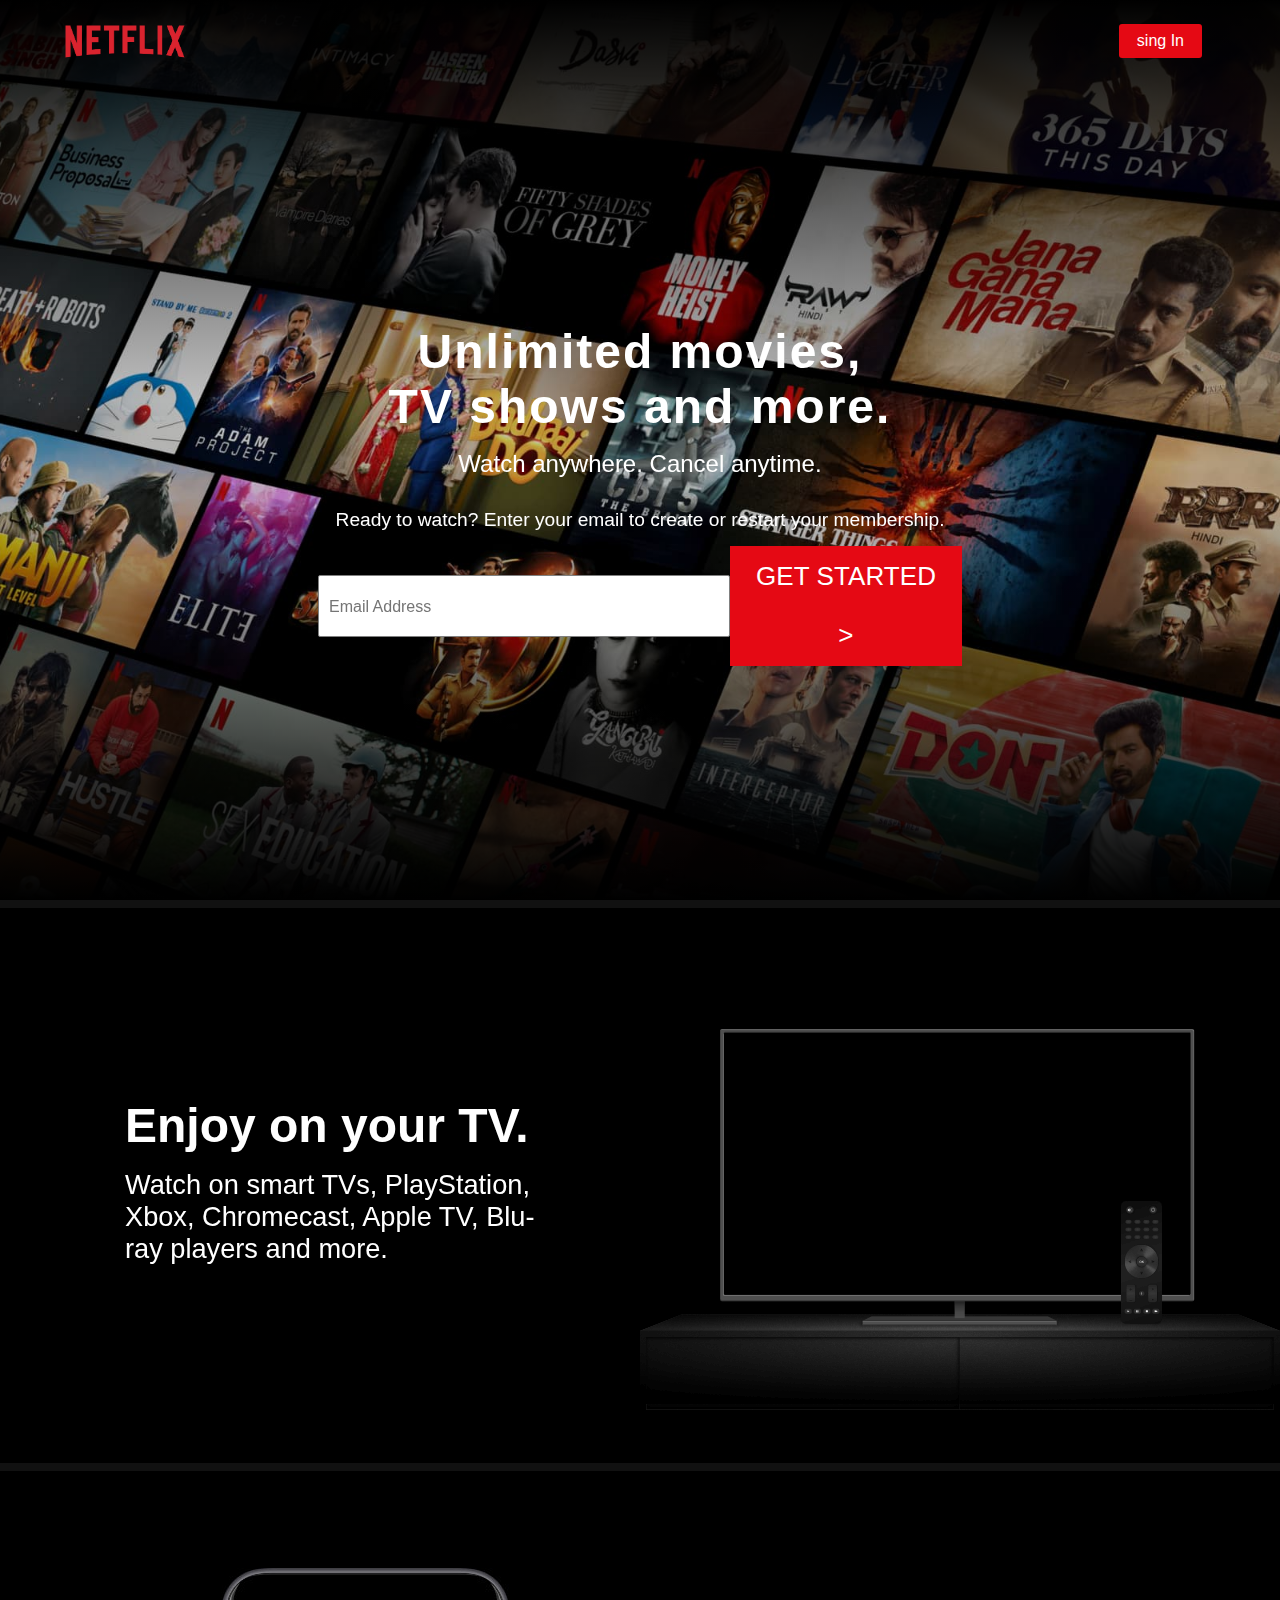
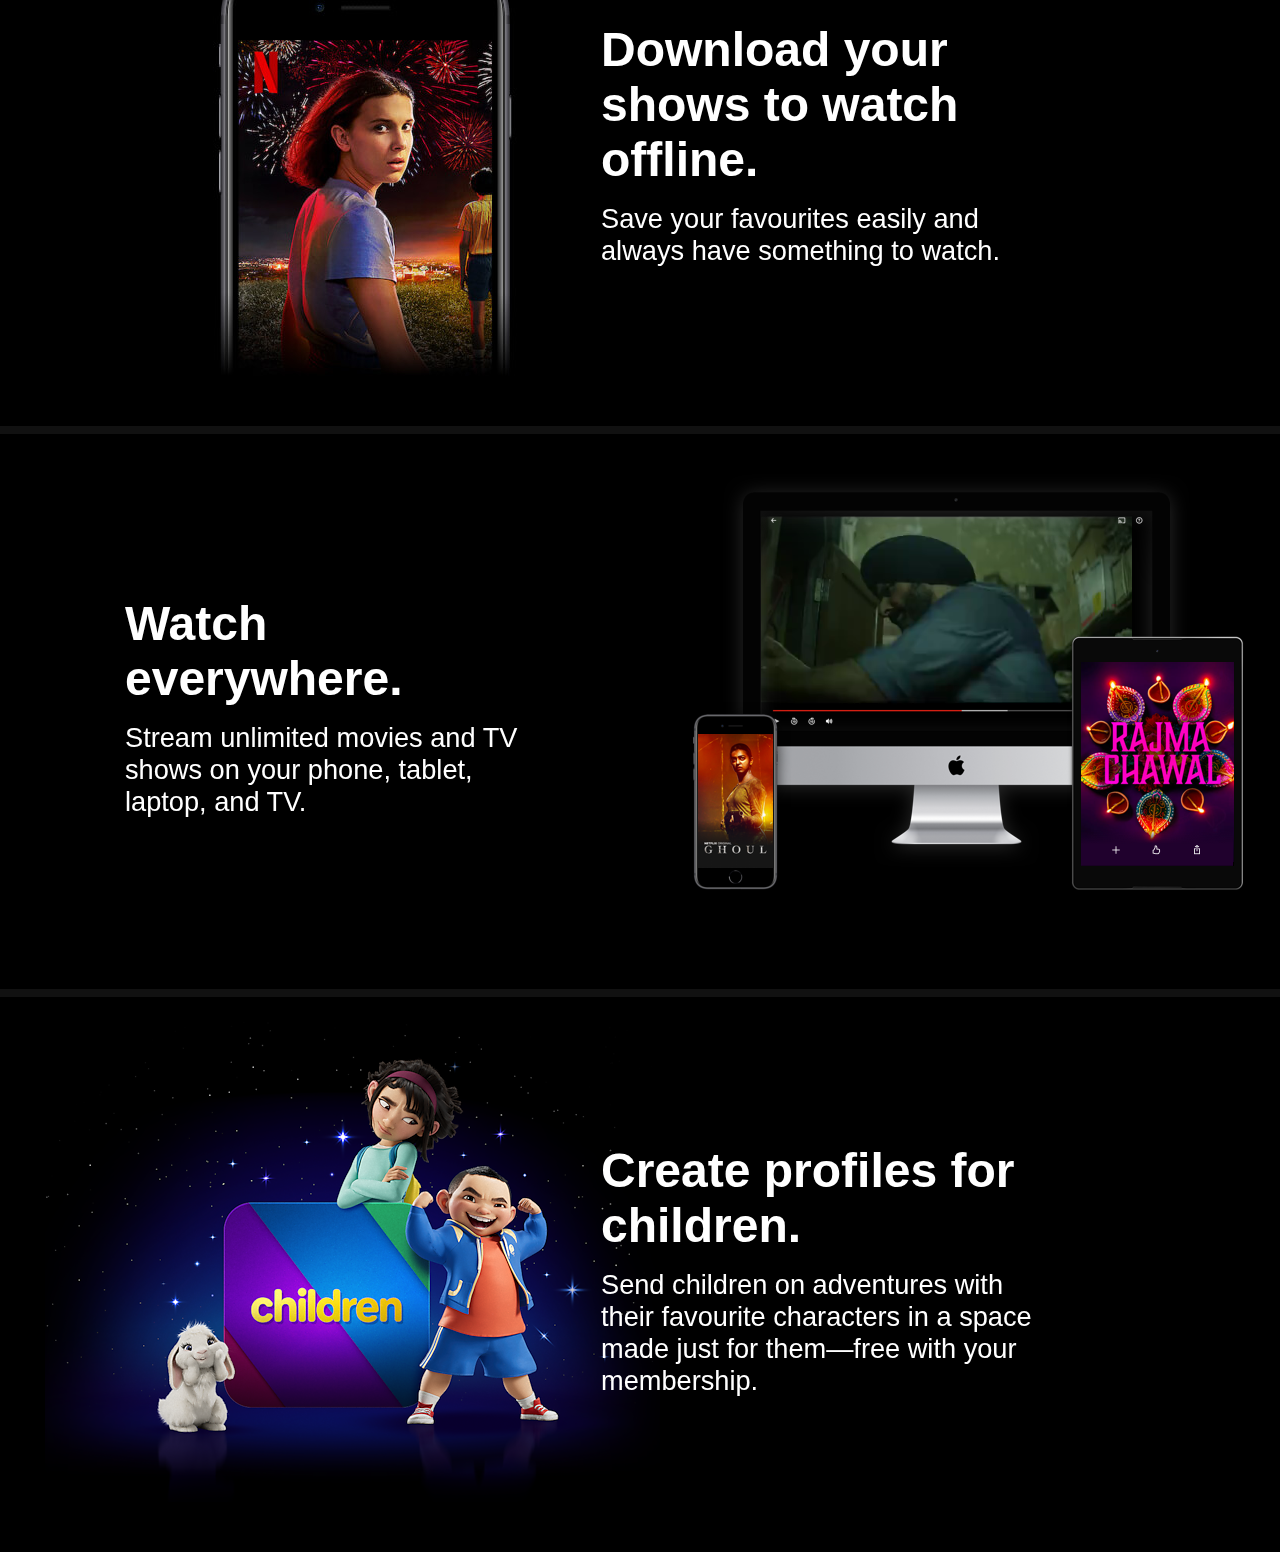
<file: index.html>
<!DOCTYPE html>
<html lang="en">
  <head>
    <meta charset="UTF-8" />
    <meta http-equiv="X-UA-Compatible" content="IE=edge" />
    <meta name="viewport" content="width=device-width, initial-scale=1.0" />
    <link rel="stylesheet" href="style.css" />
    <link rel="icon" href="assets/Nicon.ico" />
    <title>Netflix India – Watch TV Shows Online, Watch Movies Online</title>
  </head>
  <body>
    <section class="container">
      <div class="head">
        <img src="assets/Netflix logo.png" alt="Logo Fail" />
        <a href="https://www.netflix.com/in/login">sing In</a>
      </div>
    </section>
    <section class="banner">
      <img src="assets/banner.jpg" alt="banner Fail;" class="fit" />
      <div class="box">
        <div class="heading">
          <h2>Unlimited movies, TV shows and more.</h2>
          <h5>Watch anywhere. Cancel anytime.</h5>
          <p>
            Ready to watch? Enter your email to create or restart your
            membership.
          </p>
        </div>
        <div class="Email">
          <input type="" placeholder="Email Address" />
          <a href="moviezone.html">Get Started > </a>
        </div>
      </div>
    </section>

    <!-- <section class="part1">
      <div class="text">
        <h1>Enjoy on your TV.</h1>
        <p>
          Watch on smart TVs, PlayStation, Xbox, Chromecast, Apple TV, Blu-ray
          players and more.
        </p>
      </div>

      <div class="imgclass">
        <img src="assets/tv.png" alt="tv img Fail" />
      </div>
    </section>

    <section class="part2">
      <div class="imgclass">
        <img src="assets/mobile-0819.jpg" alt="mobile img Fail" />
      </div>
      <div class="text">
        <h1>Download your shows to watch offline.</h1>
        <p>Save your favourites easily and always have something to watch.</p>
      </div>
    </section>

    <section class="part3">
      <div class="text">
        <h1>Watch everywhere.</h1>
        <p>
          Stream unlimited movies and TV shows on your phone, tablet, laptop,
          and TV.
        </p>
      </div>

      <div class="imgclass">
        <img src="assets/device-pile-in.png" alt="tv img Fail" />
      </div>
    </section>

    <section class="part4">
      <div class="imgclass">
        <img src="assets/last img.png" alt="tv img Fail" />
      </div>
      <div class="text">
        <h1>Create profiles for children.</h1>
        <p>
          Send children on adventures with their favourite characters in a space
          made just for them—free with your membership.
        </p>
      </div>
    </section> -->

    <section class="style-card">
      <div class="card-1">
        <div class="desc-1">
          <h1>Enjoy on your TV.</h1>
          <p>
            Watch on smart TVs, PlayStation, Xbox, Chromecast, Apple TV, Blu-ray
            players and more.
          </p>
        </div>
        <img src="assets/tv.png" alt="part1img" />
        <video class="video-1" autoplay="" playsinline="" muted="" loop="">
          <source src="assets/video-tv-in-0819.m4v" type="video/mp4" />
        </video>
      </div>

      <div class="card-2">

        <img src="assets/mobile-0819.jpg" alt="part2img" />
        <div class="desc-2">
          <h1>Download your shows to watch offline.</h1>
          <p>
            Save your favourites easily and always have something to watch.
          </p>
        </div>
      </div>

      <div class="card-3">
        <div class="desc-3">
          <h1>Watch everywhere.</h1>
          <p>
            Stream unlimited movies and TV shows on your phone, tablet, laptop, and TV.
          </p>
        </div>
        <img src="assets/device-pile-in.png" alt="part3img" />
        <video class="video-1" autoplay="" playsinline="" muted="" loop="">
          <source src="assets/video-devices-in.m4v" type="video/mp4" />
        </video>
      </div>

      <div class="card-4">

        <img src="assets/last img.png" alt="part4img" />
        <div class="desc-4">
          <h1>Create profiles for children.</h1>
          <p>
            Send children on adventures with their favourite characters in a space made just for them—free with your membership.
          </p>
        </div>
      </div>
      
    </section>
  </body>
</html>
</file>
<file: style.css>
* {
  margin: 0;
  padding: 0;
}
body {
  font-family: Arial, Helvetica, sans-serif;
  background-color: #000;
}
.container .head {
  position: absolute;
  top: 10;
  left: 10;
  display: flex;
  justify-content: space-between;
  width: 90%;
  padding: 10px 50px;
  align-items: center;
  z-index: 1000000;
}
.container .head img {
  width: 13%;
}

.container .head a {
  color: #fff;
  text-decoration: none;
  background-color: #e50914;
  padding: 8px 18px;
  border-radius: 3px;
}
.banner {
  width: 100%;
  height: 100vh;
  position: relative;
  display: flex;
  justify-content: center;
  align-items: center;
}
.banner:before {
  content: "";
  position: absolute;
  top: 0;
  left: 0;
  width: 100%;
  height: 400px;
  z-index: 1;
  background: linear-gradient(to bottom, #000, transparent);
}
.banner:after {
  content: "";
  position: absolute;
  bottom: 0;
  left: 0;
  width: 100%;
  height: 400px;
  z-index: 1;
  background: linear-gradient(to top, #000, transparent);
}

.banner .fit {
  width: 100%;
  height: 100%;
  position: absolute;
  top: 0;
  left: 0;
  object-fit: cover;
}
.banner .box {
  position: absolute;
  top: 55%;
  left: 50%;
  transform: translate(-50%, -50%);
  z-index: 1000;
}
.banner .box .heading {
  display: flex;
  flex-direction: column;
  justify-content: center;
  align-items: center;
  text-align: center;
}
.banner .box .heading h2 {
  font-size: 3em;
  color: #fff;
  letter-spacing: 2px;
  width: 80%;
}
.banner .box .heading h5 {
  font-size: 1.5em;
  color: #fff;
  font-weight: 400;
  padding: 1rem 0;
}
.banner .box .heading p {
  font-size: 1.2em;
  color: #fff;
  font-weight: 400;
  padding: 15px 0;
}
.banner .box .Email {
  display: flex;
  flex-direction: row;
  justify-content: center;
  align-items: center;
}
.banner .box .Email input {
  font-size: 16px;
  color: #000;
  height: 50px;
  min-width: 400px;
  outline: none;
  border-radius: 2px;
  border: 1px solid gray;
  align-items: center;
  padding: 10px 10px 0 0;
}
.banner .box .Email input::placeholder {
  position: absolute;
  top: 22px;
  left: 10px;
}
.banner .box .Email a {
  text-decoration: none;
  text-transform: uppercase;
  color: #fff;
  font-weight: 400;
  background-color: #e50914;
  line-height: 59px;
  min-width: 200px;
  border: 1px solid #e50914;
  font-size: 1.625rem;
  padding: 0 15px;
  letter-spacing: 0.1px;
  text-align: center;
}

.card-1,
.card-2,
.card-3,
.card-4 {
  border-top: 8px solid #111;
  padding: 50px;
  color: #fff;
}
.card-1 {
  position: relative;
  display: inline-grid;
  grid-template-columns: 50% 40%;
  text-align: left;
  align-items: center;
  padding: 25px 45px 50px;
}
.desc-1{
  padding: 80px;
}
.style-card h1{
  font-size: 3rem;
  padding: 1rem;
  padding-left: 0;
}
.style-card p{
  font-size: 1.7rem;
  line-height: 2rem;
}

.card-1 video{
  position: relative;
  height: 55%;
  width: 100%;
  grid-column: 2/2;
  grid-row: 1/2;
  z-index: -1;
  margin-left: 13%;
  margin-top: -22px
}

.card-1 img{
  grid-column:2/2;
  grid-row: 1/2;
}

.card-2, .card-4{
  position: relative;
  display: inline-grid;
  grid-template-columns: 40% 50%;
  text-align: left;
  align-items: center;
  padding: 25px 45px 50px;
}
.desc-2, .desc-4{
  padding: 80px;
}

.card-3 {
  position: relative;
  display: inline-grid;
  grid-template-columns: 50% 40%;
  text-align: left;
  align-items: center;
  padding: 25px 45px 50px;
}
.desc-3{
  padding: 80px;
}
.card-3 video{
  position: relative;
  top: -90px;
  left: 121px;
  height: 78%;
  width: 78%;
  grid-column: 2/2;
  grid-row: 1/2;
  z-index: -1;
  /* margin-left: 13%;
  margin-top: -22px */
}

.card-3 img{
  grid-column:2/2;
  grid-row: 1/2;
}
</file>
